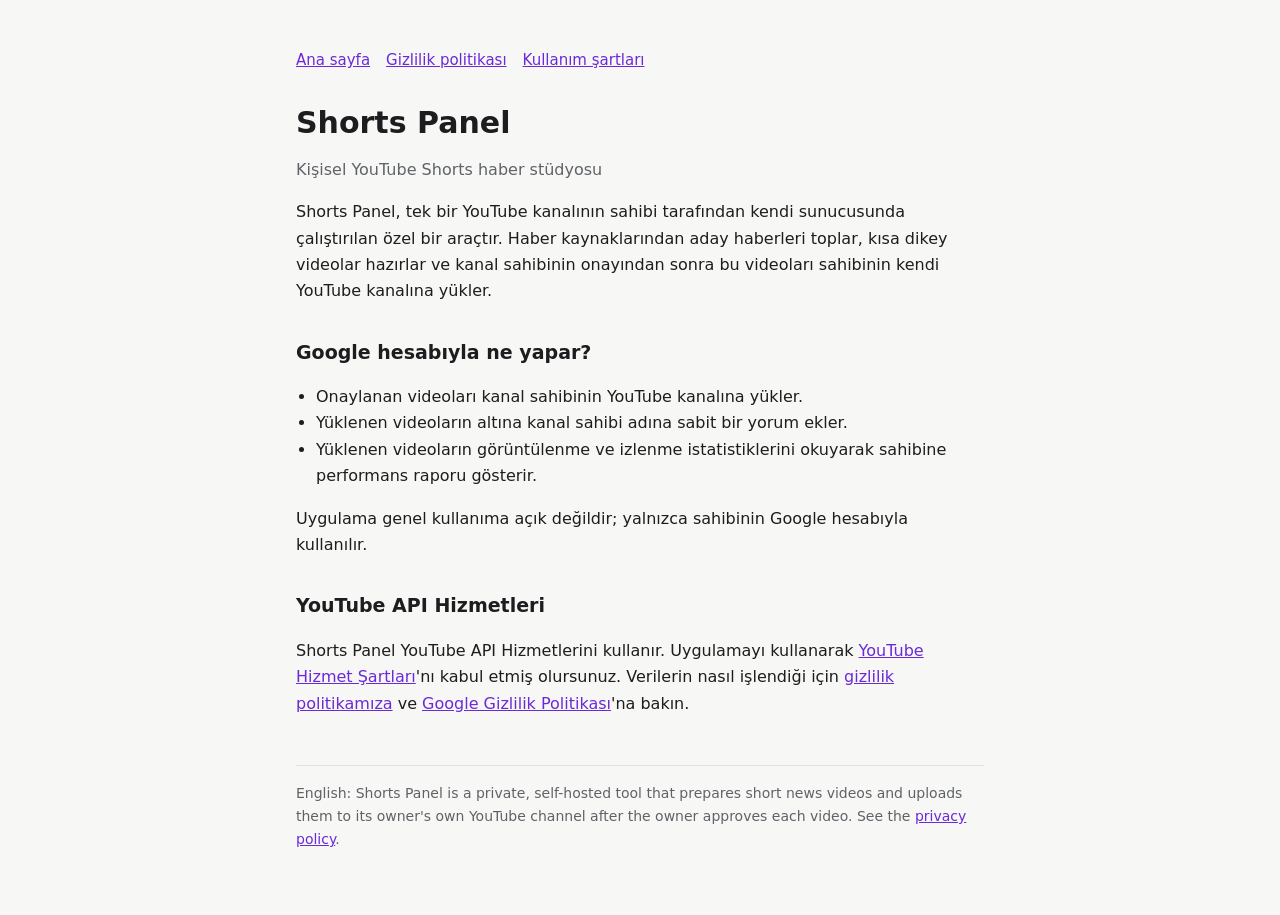
<file: index.html>
<!doctype html>
<html lang="tr"><head><meta charset="utf-8"><meta name="viewport" content="width=device-width,initial-scale=1">
<title>Shorts Panel</title><link rel="stylesheet" href="style.css"></head>
<body><main>
<nav><a href="./">Ana sayfa</a><a href="privacy.html">Gizlilik politikası</a><a href="terms.html">Kullanım şartları</a></nav>
<h1>Shorts Panel</h1>
<p class="muted">Kişisel YouTube Shorts haber stüdyosu</p>
<p>Shorts Panel, tek bir YouTube kanalının sahibi tarafından kendi sunucusunda çalıştırılan özel bir araçtır. Haber kaynaklarından aday haberleri toplar, kısa dikey videolar hazırlar ve kanal sahibinin onayından sonra bu videoları sahibinin kendi YouTube kanalına yükler.</p>
<h2>Google hesabıyla ne yapar?</h2>
<ul>
<li>Onaylanan videoları kanal sahibinin YouTube kanalına yükler.</li>
<li>Yüklenen videoların altına kanal sahibi adına sabit bir yorum ekler.</li>
<li>Yüklenen videoların görüntülenme ve izlenme istatistiklerini okuyarak sahibine performans raporu gösterir.</li>
</ul>
<p>Uygulama genel kullanıma açık değildir; yalnızca sahibinin Google hesabıyla kullanılır.</p>
<h2>YouTube API Hizmetleri</h2>
<p>Shorts Panel YouTube API Hizmetlerini kullanır. Uygulamayı kullanarak <a href="https://www.youtube.com/t/terms">YouTube Hizmet Şartları</a>'nı kabul etmiş olursunuz. Verilerin nasıl işlendiği için <a href="privacy.html">gizlilik politikamıza</a> ve <a href="https://policies.google.com/privacy">Google Gizlilik Politikası</a>'na bakın.</p>
<footer>English: Shorts Panel is a private, self-hosted tool that prepares short news videos and uploads them to its owner's own YouTube channel after the owner approves each video. See the <a href="privacy.html">privacy policy</a>.</footer>
</main></body></html>
</file>
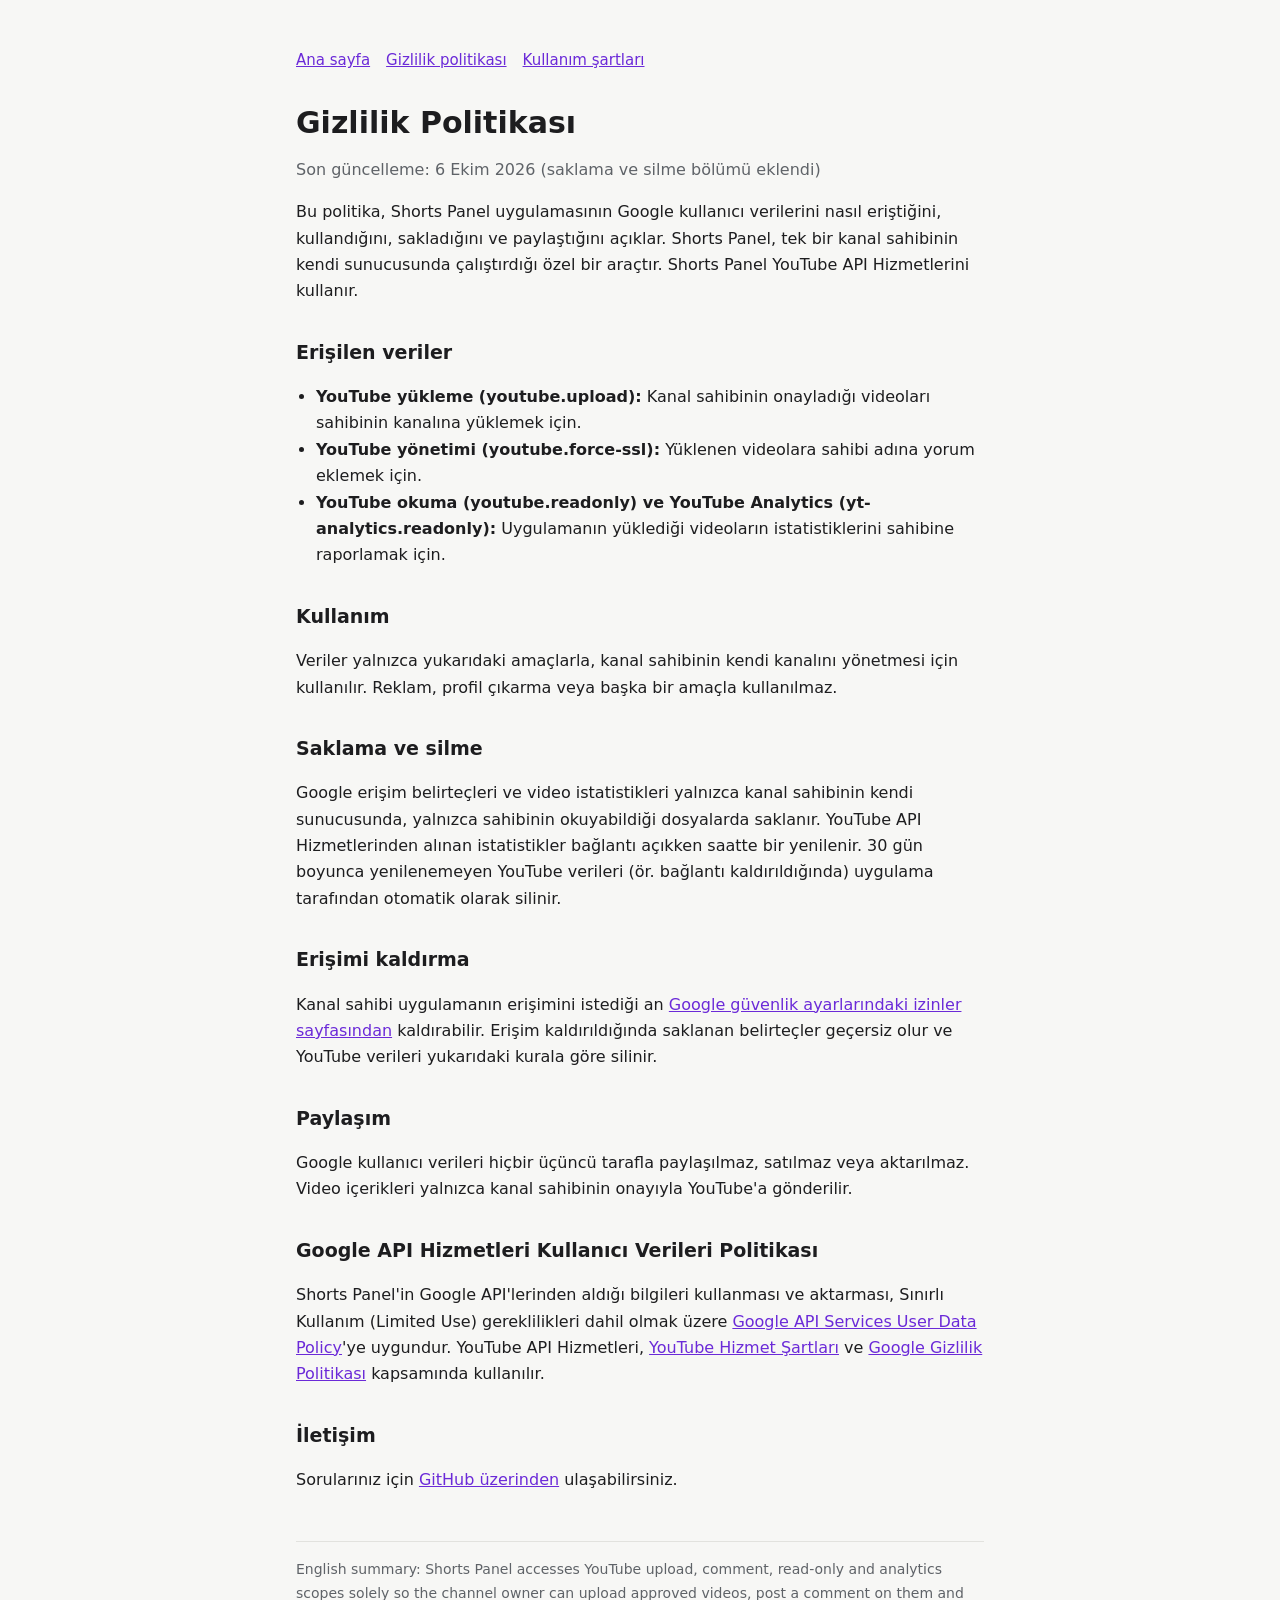
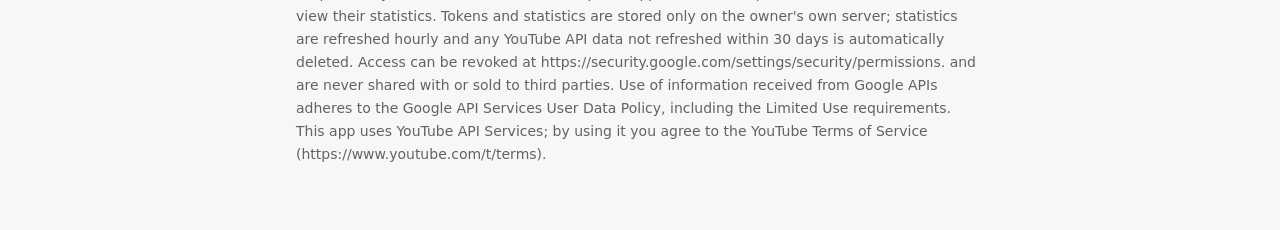
<file: privacy.html>
<!doctype html>
<html lang="tr"><head><meta charset="utf-8"><meta name="viewport" content="width=device-width,initial-scale=1">
<title>Gizlilik Politikası</title><link rel="stylesheet" href="style.css"></head>
<body><main>
<nav><a href="./">Ana sayfa</a><a href="privacy.html">Gizlilik politikası</a><a href="terms.html">Kullanım şartları</a></nav>
<h1>Gizlilik Politikası</h1>
<p class="muted">Son güncelleme: 6 Ekim 2026 (saklama ve silme bölümü eklendi)</p>
<p>Bu politika, Shorts Panel uygulamasının Google kullanıcı verilerini nasıl eriştiğini, kullandığını, sakladığını ve paylaştığını açıklar. Shorts Panel, tek bir kanal sahibinin kendi sunucusunda çalıştırdığı özel bir araçtır. Shorts Panel YouTube API Hizmetlerini kullanır.</p>
<h2>Erişilen veriler</h2>
<ul>
<li><strong>YouTube yükleme (youtube.upload):</strong> Kanal sahibinin onayladığı videoları sahibinin kanalına yüklemek için.</li>
<li><strong>YouTube yönetimi (youtube.force-ssl):</strong> Yüklenen videolara sahibi adına yorum eklemek için.</li>
<li><strong>YouTube okuma (youtube.readonly) ve YouTube Analytics (yt-analytics.readonly):</strong> Uygulamanın yüklediği videoların istatistiklerini sahibine raporlamak için.</li>
</ul>
<h2>Kullanım</h2>
<p>Veriler yalnızca yukarıdaki amaçlarla, kanal sahibinin kendi kanalını yönetmesi için kullanılır. Reklam, profil çıkarma veya başka bir amaçla kullanılmaz.</p>
<h2>Saklama ve silme</h2>
<p>Google erişim belirteçleri ve video istatistikleri yalnızca kanal sahibinin kendi sunucusunda, yalnızca sahibinin okuyabildiği dosyalarda saklanır. YouTube API Hizmetlerinden alınan istatistikler bağlantı açıkken saatte bir yenilenir. 30 gün boyunca yenilenemeyen YouTube verileri (ör. bağlantı kaldırıldığında) uygulama tarafından otomatik olarak silinir.</p>
<h2>Erişimi kaldırma</h2>
<p>Kanal sahibi uygulamanın erişimini istediği an <a href="https://security.google.com/settings/security/permissions">Google güvenlik ayarlarındaki izinler sayfasından</a> kaldırabilir. Erişim kaldırıldığında saklanan belirteçler geçersiz olur ve YouTube verileri yukarıdaki kurala göre silinir.</p>
<h2>Paylaşım</h2>
<p>Google kullanıcı verileri hiçbir üçüncü tarafla paylaşılmaz, satılmaz veya aktarılmaz. Video içerikleri yalnızca kanal sahibinin onayıyla YouTube'a gönderilir.</p>
<h2>Google API Hizmetleri Kullanıcı Verileri Politikası</h2>
<p>Shorts Panel'in Google API'lerinden aldığı bilgileri kullanması ve aktarması, Sınırlı Kullanım (Limited Use) gereklilikleri dahil olmak üzere <a href="https://developers.google.com/terms/api-services-user-data-policy">Google API Services User Data Policy</a>'ye uygundur. YouTube API Hizmetleri, <a href="https://www.youtube.com/t/terms">YouTube Hizmet Şartları</a> ve <a href="https://policies.google.com/privacy">Google Gizlilik Politikası</a> kapsamında kullanılır.</p>
<h2>İletişim</h2>
<p>Sorularınız için <a href="https://github.com/dongel/shorts-panel-site/issues">GitHub üzerinden</a> ulaşabilirsiniz.</p>
<footer>English summary: Shorts Panel accesses YouTube upload, comment, read-only and analytics scopes solely so the channel owner can upload approved videos, post a comment on them and view their statistics. Tokens and statistics are stored only on the owner's own server; statistics are refreshed hourly and any YouTube API data not refreshed within 30 days is automatically deleted. Access can be revoked at https://security.google.com/settings/security/permissions. and are never shared with or sold to third parties. Use of information received from Google APIs adheres to the Google API Services User Data Policy, including the Limited Use requirements. This app uses YouTube API Services; by using it you agree to the YouTube Terms of Service (https://www.youtube.com/t/terms).</footer>
</main></body></html>
</file>
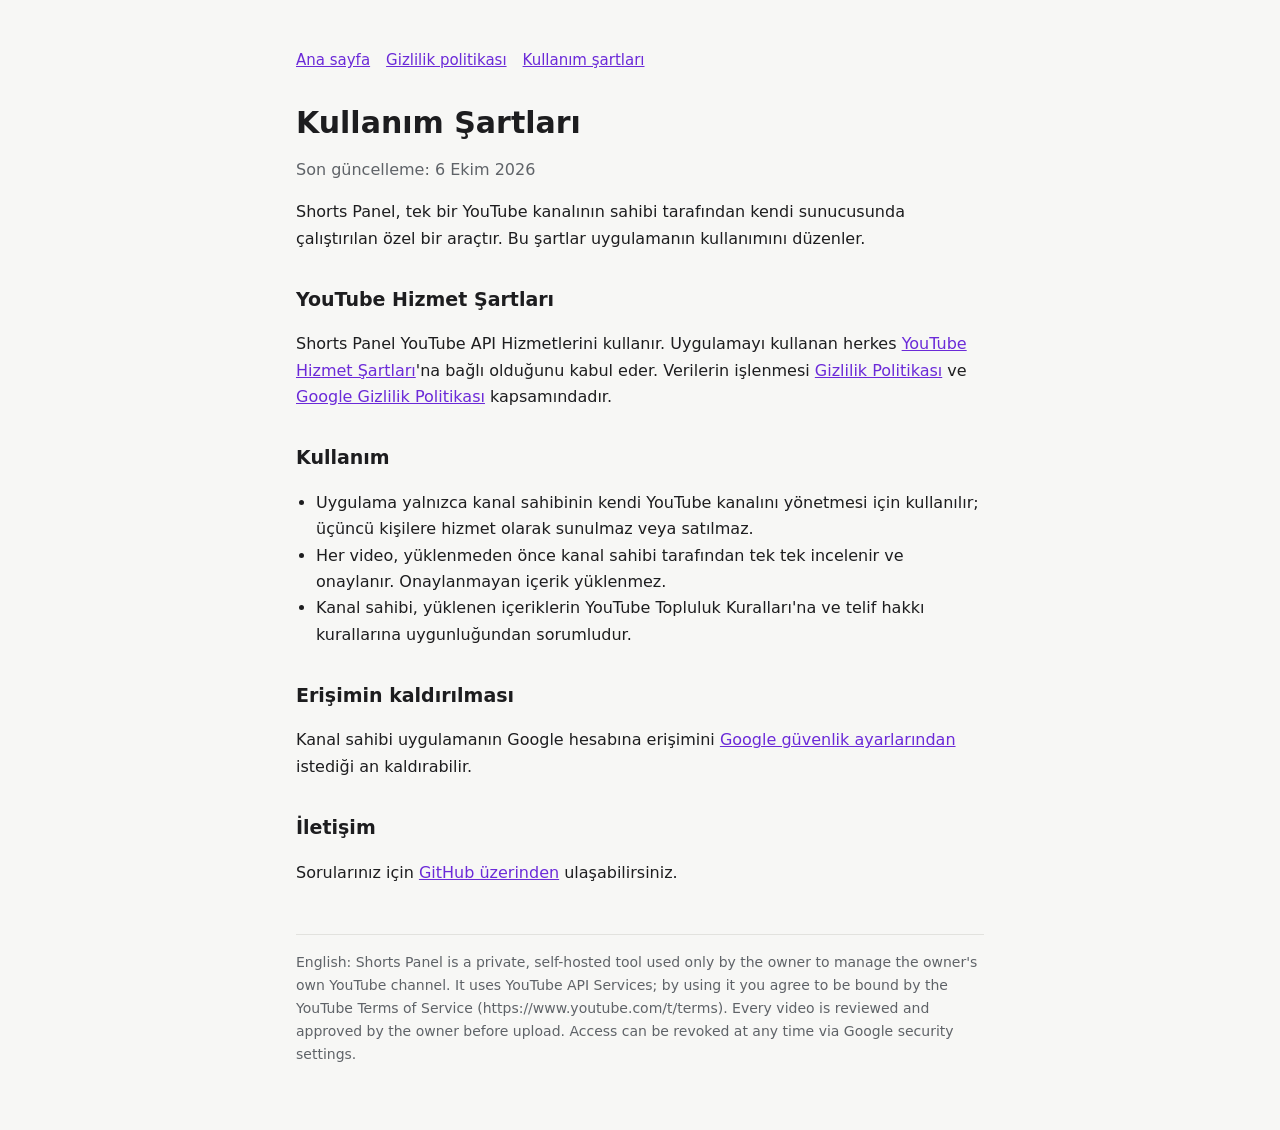
<file: terms.html>
<!doctype html>
<html lang="tr"><head><meta charset="utf-8"><meta name="viewport" content="width=device-width,initial-scale=1">
<title>Kullanım Şartları</title><link rel="stylesheet" href="style.css"></head>
<body><main>
<nav><a href="./">Ana sayfa</a><a href="privacy.html">Gizlilik politikası</a><a href="terms.html">Kullanım şartları</a></nav>
<h1>Kullanım Şartları</h1>
<p class="muted">Son güncelleme: 6 Ekim 2026</p>
<p>Shorts Panel, tek bir YouTube kanalının sahibi tarafından kendi sunucusunda çalıştırılan özel bir araçtır. Bu şartlar uygulamanın kullanımını düzenler.</p>
<h2>YouTube Hizmet Şartları</h2>
<p>Shorts Panel YouTube API Hizmetlerini kullanır. Uygulamayı kullanan herkes <a href="https://www.youtube.com/t/terms">YouTube Hizmet Şartları</a>'na bağlı olduğunu kabul eder. Verilerin işlenmesi <a href="privacy.html">Gizlilik Politikası</a> ve <a href="https://policies.google.com/privacy">Google Gizlilik Politikası</a> kapsamındadır.</p>
<h2>Kullanım</h2>
<ul>
<li>Uygulama yalnızca kanal sahibinin kendi YouTube kanalını yönetmesi için kullanılır; üçüncü kişilere hizmet olarak sunulmaz veya satılmaz.</li>
<li>Her video, yüklenmeden önce kanal sahibi tarafından tek tek incelenir ve onaylanır. Onaylanmayan içerik yüklenmez.</li>
<li>Kanal sahibi, yüklenen içeriklerin YouTube Topluluk Kuralları'na ve telif hakkı kurallarına uygunluğundan sorumludur.</li>
</ul>
<h2>Erişimin kaldırılması</h2>
<p>Kanal sahibi uygulamanın Google hesabına erişimini <a href="https://security.google.com/settings/security/permissions">Google güvenlik ayarlarından</a> istediği an kaldırabilir.</p>
<h2>İletişim</h2>
<p>Sorularınız için <a href="https://github.com/dongel/shorts-panel-site/issues">GitHub üzerinden</a> ulaşabilirsiniz.</p>
<footer>English: Shorts Panel is a private, self-hosted tool used only by the owner to manage the owner's own YouTube channel. It uses YouTube API Services; by using it you agree to be bound by the YouTube Terms of Service (https://www.youtube.com/t/terms). Every video is reviewed and approved by the owner before upload. Access can be revoked at any time via Google security settings.</footer>
</main></body></html>
</file>
<file: style.css>
:root{--bg:#f7f7f5;--fg:#1d1d1f;--muted:#5f6368;--line:#e2e2de;--accent:#6b2ad8}
@media (prefers-color-scheme:dark){:root{--bg:#121214;--fg:#ececec;--muted:#a0a0a6;--line:#2a2a2e;--accent:#a98bff}}
*{box-sizing:border-box}body{margin:0;background:var(--bg);color:var(--fg);font:16px/1.65 system-ui,-apple-system,"Segoe UI",Roboto,sans-serif}
main{max-width:720px;margin:0 auto;padding:48px 16px 64px}h1{font-size:30px;line-height:1.2;margin:0 0 8px}h2{font-size:19px;margin:32px 0 8px}
p,li{color:var(--fg)}.muted{color:var(--muted)}a{color:var(--accent)}nav{display:flex;gap:16px;margin-bottom:32px;font-size:15px}
footer{margin-top:48px;padding-top:16px;border-top:1px solid var(--line);font-size:14px;color:var(--muted)}ul{padding-left:20px}
</file>
